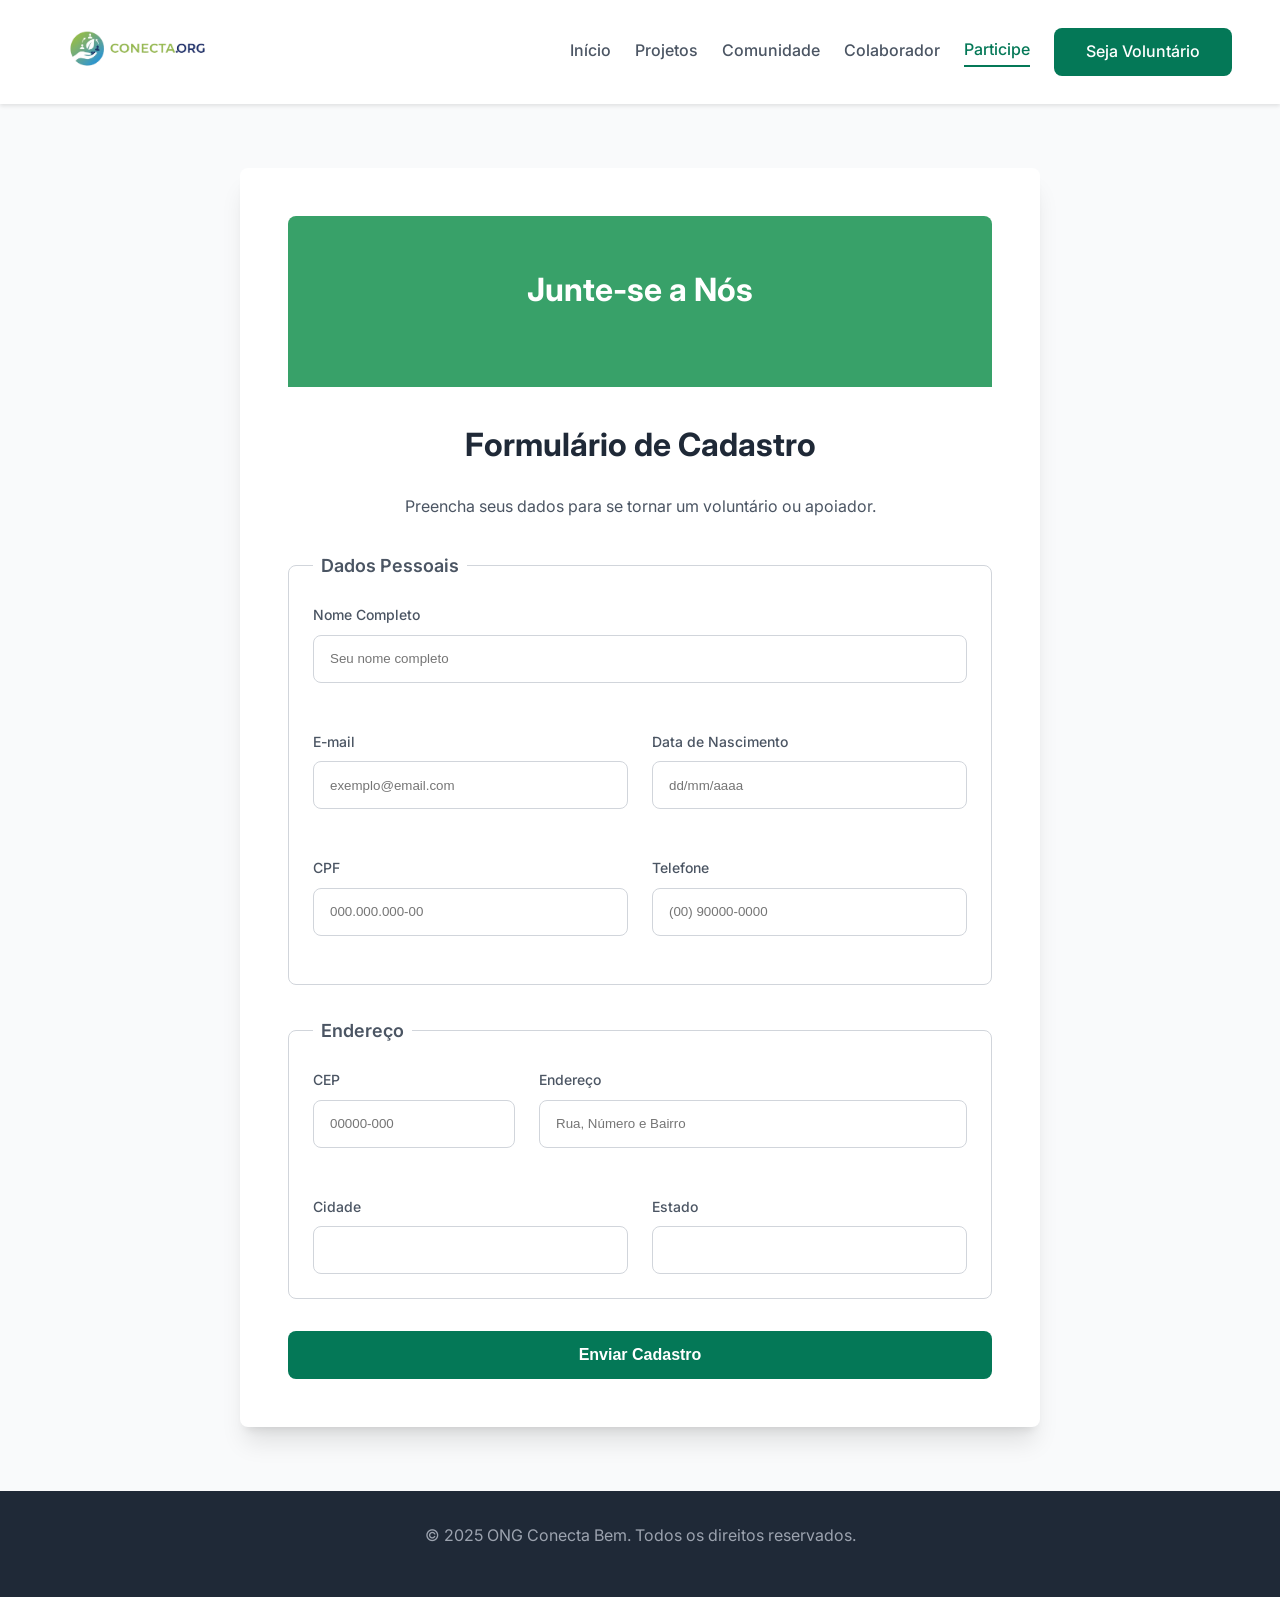
<file: cadastro.html>
<!DOCTYPE html>
<html lang="pt-BR">
<head>
    <meta charset="UTF-8">
    <meta name="viewport" content="width=device-width, initial-scale=1.0">
    <title>Cadastro de Voluntário - ONG Conecta Bem</title>
    <meta name="description" content="Faça seu cadastro para se tornar um voluntário ou apoiador da ONG Conecta Bem.">
    
    <link rel="stylesheet" href="css/main.css">
</head>
<body>

    <div id="notification" class="hidden">
        <p id="notification-message"></p>
    </div>

    <header class="header-main" role="banner">
        <nav class="container header-nav" role="navigation">
            <a href="index.html" class="header-logo">
                <img src="assets/image/logo.png" alt="Logo ONG Conecta Bem">
            </a>

            <button id="dark-mode-toggle" aria-label="Alternar Modo Escuro" class="mobile-button" style="margin-left: auto; margin-right: 16px;">
                <svg xmlns="http://www.w3.org/2000/svg" width="24" height="24" viewBox="0 0 24 24" fill="none" stroke="currentColor" stroke-width="2" stroke-linecap="round" stroke-linejoin="round"><circle cx="12" cy="12" r="4"/><path d="M12 2v2"/><path d="M12 20v2"/><path d="m4.93 4.93 1.41 1.41"/><path d="m17.66 17.66 1.41 1.41"/><path d="M2 12h2"/><path d="M20 12h2"/><path d="m6.34 17.66-1.41 1.41"/><path d="m19.07 4.93-1.41 1.41"/></svg>
            </button>

            <div class="desktop-menu">
                <a href="index.html">Início</a>
                <a href="projetos.html">Projetos</a>
                <a href="comunidade.html">Comunidade</a>
                <a href="gestao.html">Colaborador</a>
                <a href="cadastro.html" class="active">Participe</a>
                <a href="cadastro.html" class="btn btn-primary">Seja Voluntário</a>
            </div>

            <button id="mobile-menu-button" class="mobile-button">
                <svg xmlns="http://www.w3.org/2000/svg" width="24" height="24" viewBox="0 0 24 24" fill="none" stroke="currentColor" stroke-width="2" stroke-linecap="round" stroke-linejoin="round"><line x1="4" x2="20" y1="12" y2="12"/><line x1="4" x2="20" y1="6" y2="6"/><line x1="4" x2="20" y1="18" y2="18"/></svg>
            </button>
        </nav>

        <div id="mobile-menu" class="hidden container">
            <a href="index.html">Início</a>
            <a href="projetos.html">Projetos</a>
            <a href="comunidade.html">Comunidade</a>
            <a href="gestao.html">Colaborador</a>
            <a href="cadastro.html" class="active">Participe</a>
            <a href="cadastro.html" class="btn btn-primary">Seja Voluntário</a>
        </div>
    </header>

    <main class="py-xl">
        <div class="container">
            <div class="p-lg rounded-lg shadow-xl mx-auto" style="max-width: 800px; background-color: var(--color-white);">
                <div style="background-color: var(--color-primary-dark); text-align: center; padding: var(--space-xl) 0; border-radius: var(--space-xs) var(--space-xs) 0 0; margin-bottom: var(--space-lg); background-color: #38a169;">
                    <h2 style="font-size: var(--font-size-2xl); font-weight: 700; color: var(--color-white);">Junte-se a Nós</h2>
                </div>

                <h1 class="font-bold text-center mb-md" style="font-size: var(--font-size-2xl);">Formulário de Cadastro</h1>
                <p class="text-center mb-lg" style="color: var(--color-neutral-dark);">Preencha seus dados para se tornar um voluntário ou apoiador.</p>

                <form id="cadastroForm" action="#" method="POST" novalidate>
                    <fieldset style="border: 1px solid #d1d5db; padding: var(--space-md); border-radius: var(--space-xs); margin-bottom: var(--space-lg);">
                        <legend style="font-size: var(--font-size-lg); font-weight: 600; padding: 0 8px; color: var(--color-neutral-dark);">Dados Pessoais</legend>
                        <div class="grid-layout" style="gap: var(--space-md);">
                            <div class="form-group">
                                <label for="nome" class="form-label">Nome Completo</label>
                                <input type="text" id="nome" name="nome" required minlength="3" class="form-input" placeholder="Seu nome completo">
                            </div>

                            <div class="grid-layout form-grid-2-col" style="gap: var(--space-md);">
                                <div class="form-group">
                                    <label for="email" class="form-label">E-mail</label>
                                    <input type="email" id="email" name="email" required class="form-input" placeholder="exemplo@email.com">
                                </div>
                                <div class="form-group">
                                    <label for="nascimento" class="form-label">Data de Nascimento</label>
                                    <input type="text" id="nascimento" name="nascimento" required class="form-input" placeholder="dd/mm/aaaa" onfocus="this.type='date'" onblur="if(!this.value)this.type='text'">
                                </div>
                            </div>
                            
                            <div class="grid-layout form-grid-2-col" style="gap: var(--space-md);">
                                <div class="form-group">
                                    <label for="cpf" class="form-label">CPF</label>
                                    <input type="text" id="cpf" name="cpf" required pattern="\d{3}\.\d{3}\.\d{3}-\d{2}" class="form-input" placeholder="000.000.000-00">
                                </div>
                                <div class="form-group">
                                    <label for="telefone" class="form-label">Telefone</label>
                                    <input type="tel" id="telefone" name="telefone" required pattern="\(\d{2}\)\s\d{4,5}-\d{4}" class="form-input" placeholder="(00) 90000-0000">
                                </div>
                            </div>
                        </div>
                    </fieldset>

                    <fieldset style="border: 1px solid #d1d5db; padding: var(--space-md); border-radius: var(--space-xs);">
                        <legend style="font-size: var(--font-size-lg); font-weight: 600; padding: 0 8px; color: var(--color-neutral-dark);">Endereço</legend>
                        
                        <div class="grid-layout form-grid-endereco" style="gap: var(--space-md);">
                            
                             <div class="form-group md-col-4">
                                <label for="cep" class="form-label">CEP</label>
                                <input type="text" id="cep" name="cep" required pattern="\d{5}-\d{3}" class="form-input" placeholder="00000-000">
                            </div>
                            <div class="form-group md-col-8">
                                <label for="endereco" class="form-label">Endereço</label>
                                <input type="text" id="endereco" name="endereco" required class="form-input" placeholder="Rua, Número e Bairro">
                            </div>
                        </div>

                        <div class="grid-layout form-grid-2-col" style="gap: var(--space-md); margin-top: var(--space-md);">
                             <div class="form-group" style="margin-bottom: 0;"> 
                                <label for="cidade" class="form-label">Cidade</label>
                                <input type="text" id="cidade" name="cidade" required class="form-input">
                            </div>
                            <div class="form-group" style="margin-bottom: 0;">
                                <label for="estado" class="form-label">Estado</label>
                                <input type="text" id="estado" name="estado" required class="form-input">
                            </div>
                        </div>

                    </fieldset>

                    <div style="margin-top: var(--space-lg);">
                        <button type="submit" class="btn btn-primary" style="width: 100%; padding: var(--space-xs) var(--space-lg);">
                            Enviar Cadastro
                        </button>
                    </div>
                </form>
            </div>
        </div>
    </main>

    <footer class="footer-main" role="contentinfo">
        <div class="container">
            <p>&copy; 2025 ONG Conecta Bem. Todos os direitos reservados.</p>
        </div>
    </footer>
    
    <script src="js/main.js"></script>
</body>
</html>
</file>
<file: css/main.css>
/* =======================================
   5. ARQUIVO PRINCIPAL E ESTILOS GERAIS
   ======================================= */

/* 5.1. Importações */
@import url('https://fonts.googleapis.com/css2?family=Inter:wght@400;500;700&display=swap');
@import url('variables.css');
@import url('layout.css');
@import url('components.css');

/* 5.2. Reset Básico */
* {
    box-sizing: border-box;
    margin: 0;
    padding: 0;
}

body {
    font-family: var(--font-family-base);
    font-size: var(--font-size-base);
    color: var(--color-neutral-darkest);
    background-color: var(--color-neutral-light);
    line-height: 1.6;
}

/* NOVO: Foco para Navegação por Teclado (WCAG 2.1) */
a:focus,
button:focus,
input:focus,
select:focus,
textarea:focus {
    outline: 2px solid var(--color-focus-outline);
    outline-offset: 3px;
    border-color: transparent !important;
}

/* 5.3. Tipografia e Títulos */
h1 { font-size: var(--font-size-3xl); font-weight: 700; margin-bottom: var(--space-md); }
h2 { font-size: var(--font-size-2xl); font-weight: 700; margin-bottom: var(--space-md); }
h3 { font-size: var(--font-size-xl); font-weight: 600; margin-bottom: var(--space-sm); }
p { margin-bottom: var(--space-sm); color: var(--color-neutral-dark); }
a { text-decoration: none; color: var(--color-primary-base); transition: color 0.3s; }
a:hover { color: var(--color-primary-dark); }


/* NOVO: Regras para Modo Escuro (Alto Contraste) */
body.dark-mode {
    background-color: var(--color-dark-mode-bg);
    color: var(--color-dark-mode-text);
}

body.dark-mode .header-main {
    background-color: var(--color-dark-mode-bg);
    box-shadow: 0 2px 4px rgba(255, 255, 255, 0.1);
}

body.dark-mode .header-nav a:not(.btn) {
    color: var(--color-dark-mode-text);
}

body.dark-mode .card,
body.dark-mode #login-screen,
body.dark-mode #contato .p-md {
    background-color: var(--color-dark-mode-card);
    box-shadow: 0 4px 6px rgba(255, 255, 255, 0.1);
}

body.dark-mode .form-input,
body.dark-mode .form-select,
body.dark-mode .form-textarea {
    background-color: var(--color-dark-mode-card);
    color: var(--color-dark-mode-text);
    border-color: #555;
}

body.dark-mode .footer-main {
    background-color: #000;
}


/* 5.4. Cabeçalho e Navegação Sofisticada */
.header-main {
    background-color: var(--color-white);
    box-shadow: 0 2px 4px rgba(0, 0, 0, 0.1);
    position: sticky;
    top: 0;
    z-index: 50;
}

.header-nav {
    display: flex;
    justify-content: space-between;
    align-items: center;
    padding-top: var(--space-md);
    padding-bottom: var(--space-md);
}

.header-logo img {
    height: var(--space-xl);
    width: auto;
}

.desktop-menu {
    display: none;
    align-items: center;
    gap: var(--space-md);
}

.desktop-menu a {
    font-weight: 500;
    color: var(--color-neutral-dark);
    padding-bottom: 2px;
}

.desktop-menu a:hover {
    color: var(--color-primary-base);
}

.desktop-menu .active {
    color: var(--color-primary-base);
    border-bottom: 2px solid var(--color-primary-base);
}

.desktop-menu .btn-primary {
    padding: var(--space-xs) var(--space-lg);
}

.mobile-button {
    background: none;
    border: none;
    cursor: pointer;
    color: var(--color-neutral-dark);
    padding: var(--space-xxs);
}

.mobile-menu {
    display: none;
    padding-bottom: var(--space-md);
    padding-top: var(--space-sm);
    border-top: 1px solid #e5e7eb;
}

.mobile-menu a {
    display: block;
    padding: var(--space-xs);
    font-weight: 500;
    color: var(--color-neutral-dark);
}

.mobile-menu a:hover {
    color: var(--color-primary-base);
}

.mobile-menu a.btn-primary {
    margin-top: var(--space-sm);
    text-align: center;
    width: 100%;
    padding: var(--space-xs);
}


/* 5.5. Rodapé */
.footer-main {
    background-color: var(--color-neutral-darkest);
    color: var(--color-white);
    padding-top: var(--space-lg);
    padding-bottom: var(--space-lg);
    text-align: center;
}

.footer-main p {
    color: #9ca3af;
}

/* 5.6. Utilitários */
.text-center { text-align: center; }
.text-lg { font-size: var(--font-size-lg); }
.text-sm { font-size: var(--font-size-sm); }
.font-bold { font-weight: 700; }
.font-semibold { font-weight: 600; }
.mx-auto { margin-left: auto; margin-right: auto; }
.mb-lg { margin-bottom: var(--space-lg); }
.py-2xl { padding-top: var(--space-3xl); padding-bottom: var(--space-3xl); }
.py-xl { padding-top: var(--space-2xl); padding-bottom: var(--space-2xl); }
.py-lg { padding-top: var(--space-xl); padding-bottom: var(--space-xl); }
.p-lg { padding: var(--space-xl); }
.p-md { padding: var(--space-lg); }
.rounded-lg { border-radius: var(--space-xs); }
.shadow-xl { box-shadow: 0 20px 25px -5px rgba(0, 0, 0, 0.1), 0 8px 10px -6px rgba(0, 0, 0, 0.1); }
.hidden { display: none !important; }

.password-field { 
    position: relative; 
}

.form-input[type="password"] {
    padding-right: 48px !important; 
}

.password-toggle-btn {
    position: absolute;
    right: 0;
    
    top: 70%;
	right: 2%;
    transform: translateY(-50%);
    
    padding: 0 4px;
    
    cursor: pointer;
    background: none;
    border: none;
    
    height: 100%; 
    display: flex;
    align-items: center; 
}

.password-toggle-btn svg {
    height: 20px;
    width: 20px;
    color: var(--color-neutral-medium);
    stroke: currentColor; 
}
</file>
